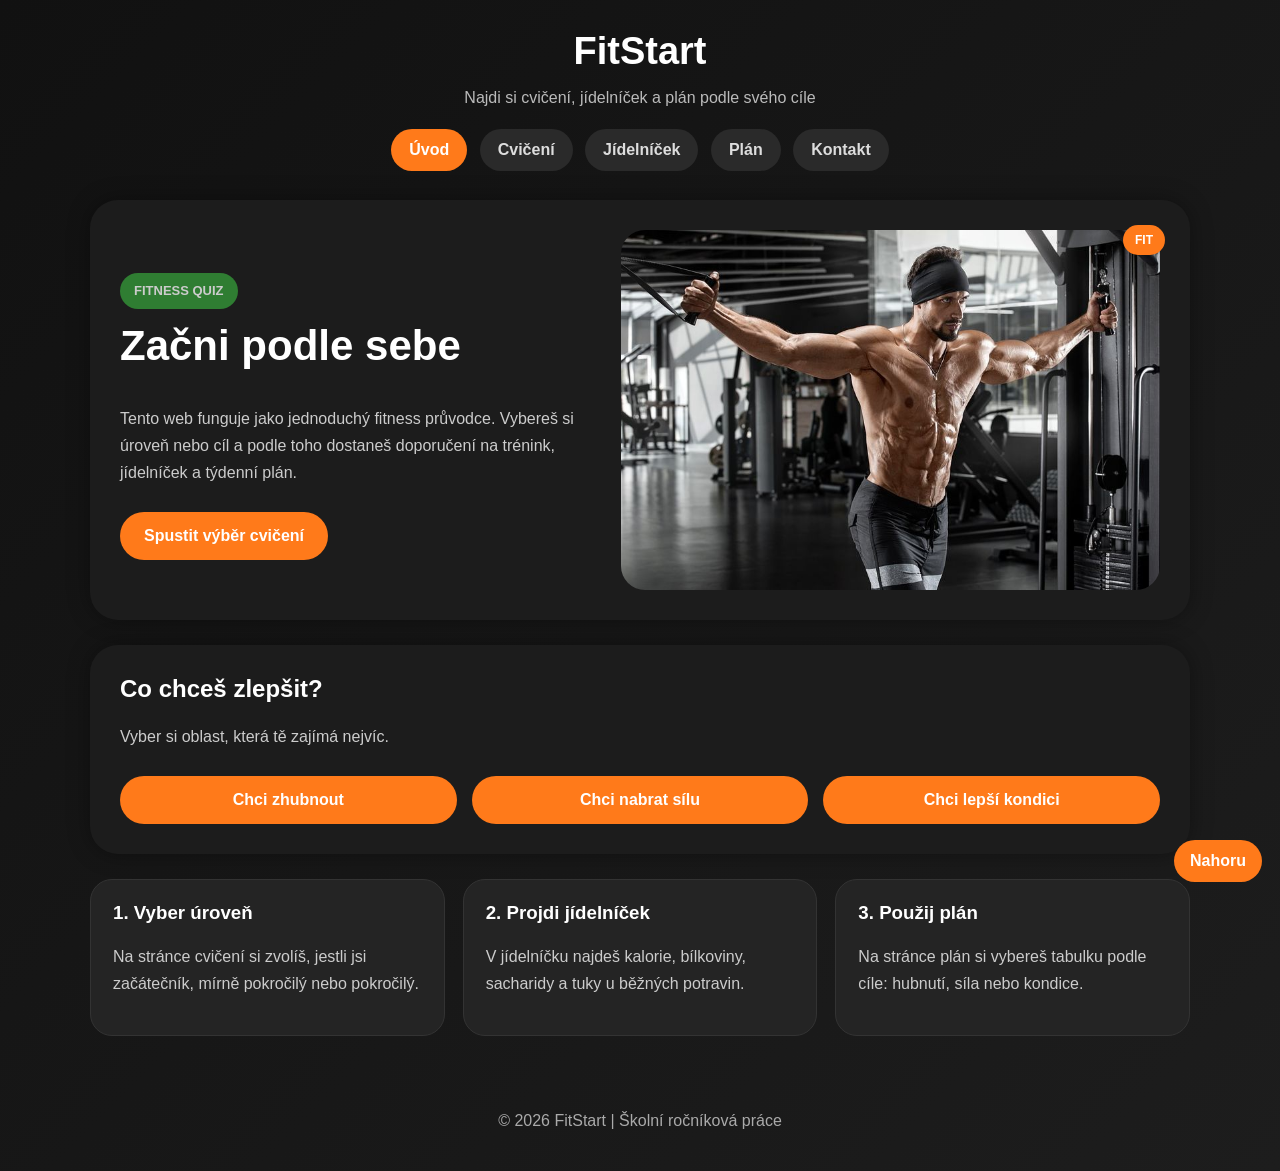
<file: index.html>
<!DOCTYPE html>
<html lang="cs">
<head>
    <meta charset="UTF-8">
    <meta name="description" content="FitStart - fitness průvodce pro začátečníky">
    <meta name="viewport" content="width=device-width, initial-scale=1.0">
    <title>FitStart | Úvod</title>
    <link rel="stylesheet" href="style.css">
</head>
<body id="nahoru">

<header>
    <h1>FitStart</h1>
    <p>Najdi si cvičení, jídelníček a plán podle svého cíle</p>
</header>

<nav>
    <a class="active" href="index.html">Úvod</a>
    <a href="cviceni.html">Cvičení</a>
    <a href="jidelnicek.html">Jídelníček</a>
    <a href="plan.html">Plán</a>
    <a href="kontakt.html">Kontakt</a>
</nav>

<main>
    <section class="page-hero">
        <div>
            <p class="label">fitness quiz</p>
            <h2>Začni podle sebe</h2>
            <p>
                Tento web funguje jako jednoduchý fitness průvodce. Vybereš si úroveň nebo cíl
                a podle toho dostaneš doporučení na trénink, jídelníček a týdenní plán.
            </p>
            <a class="button" href="cviceni.html">Spustit výběr cvičení</a>
        </div>
        <img src="img/rychle-vysledky-zaruceny-seznam-se-s-ab-treninkovym-splitem.jpeg" alt="Fitness trénink">
    </section>

    <section class="box">
        <h2>Co chceš zlepšit?</h2>
        <p>Vyber si oblast, která tě zajímá nejvíc.</p>

        <div class="choice-grid">
            <a href="plan.html#hubnuti">Chci zhubnout</a>
            <a href="plan.html#sila">Chci nabrat sílu</a>
            <a href="plan.html#kondice">Chci lepší kondici</a>
        </div>
    </section>

    <section class="cards">
        <article>
            <h3>1. Vyber úroveň</h3>
            <p>Na stránce cvičení si zvolíš, jestli jsi začátečník, mírně pokročilý nebo pokročilý.</p>
        </article>
        <article>
            <h3>2. Projdi jídelníček</h3>
            <p>V jídelníčku najdeš kalorie, bílkoviny, sacharidy a tuky u běžných potravin.</p>
        </article>
        <article>
            <h3>3. Použij plán</h3>
            <p>Na stránce plán si vybereš tabulku podle cíle: hubnutí, síla nebo kondice.</p>
        </article>
    </section>
</main>

<a class="top-button" href="#nahoru">Nahoru</a>

<footer>
    <p>&copy; 2026 FitStart | Školní ročníková práce</p>
</footer>

</body>
</html>
</file>
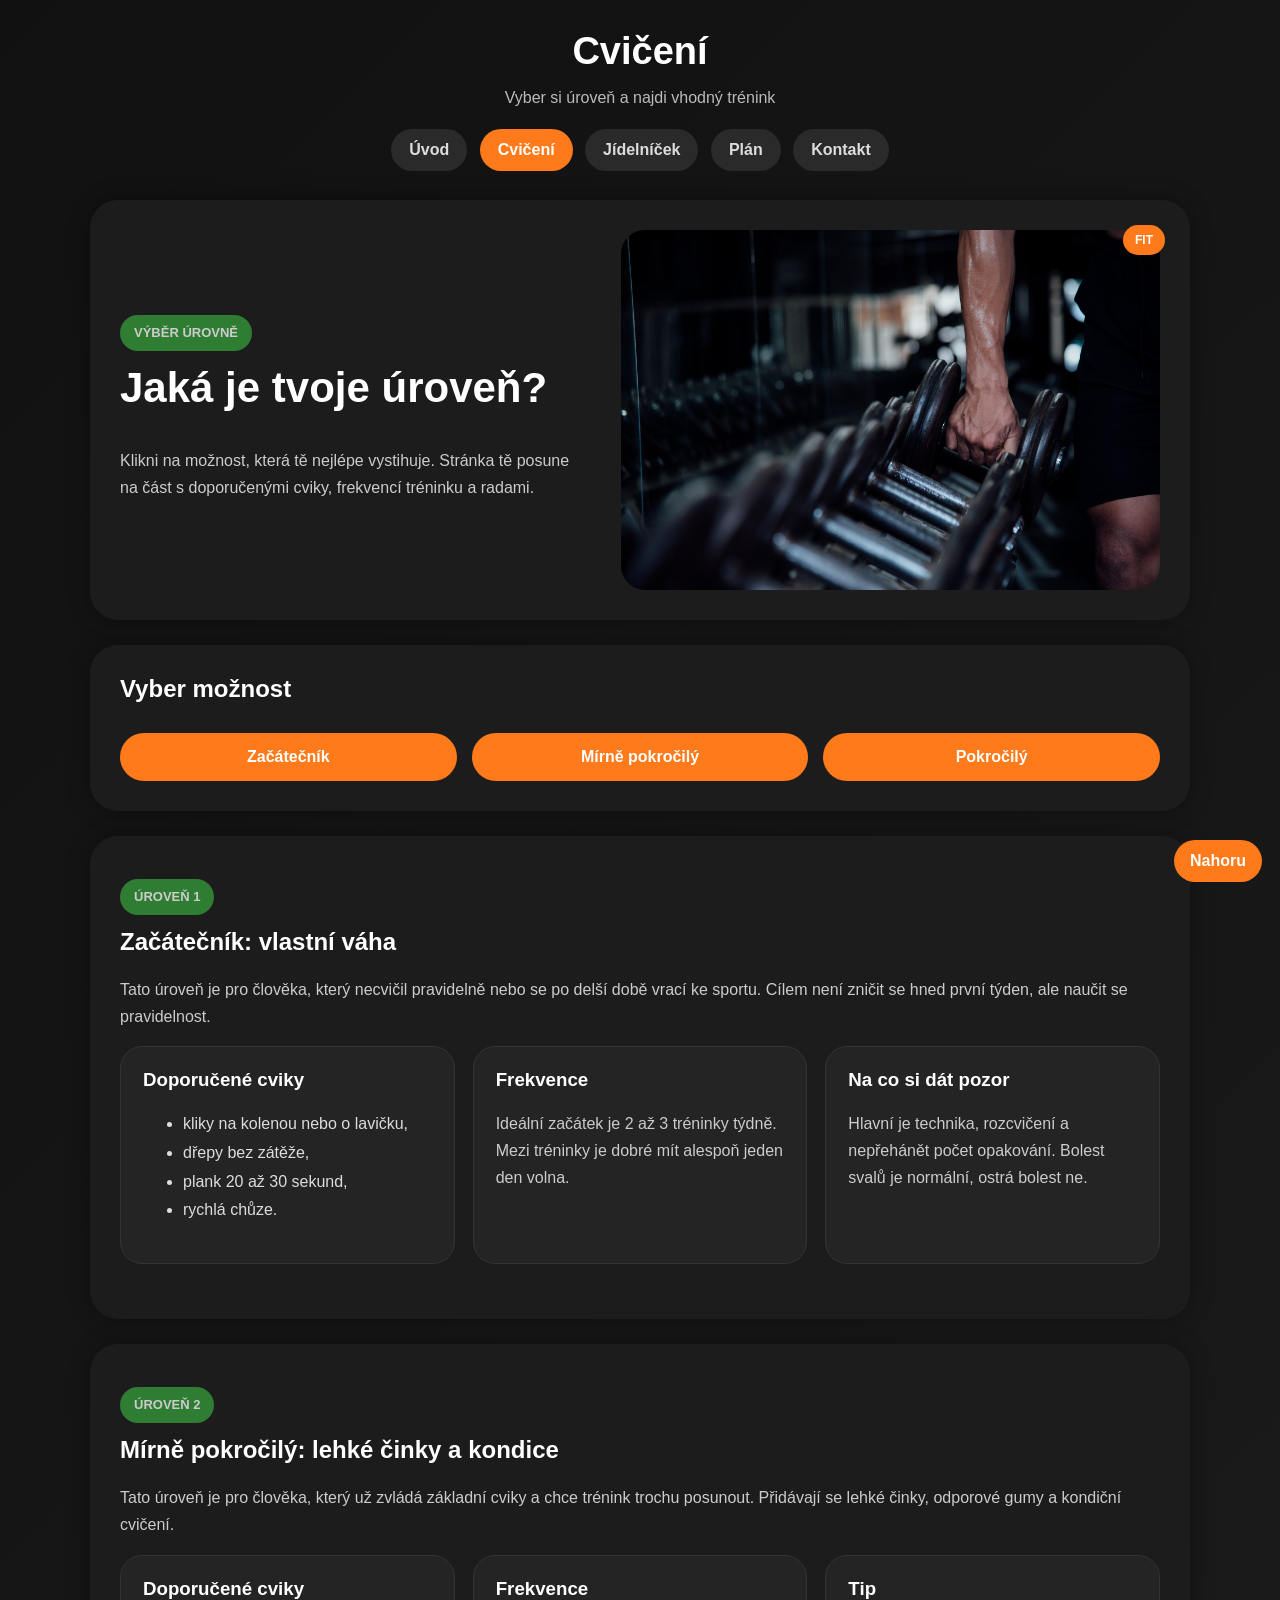
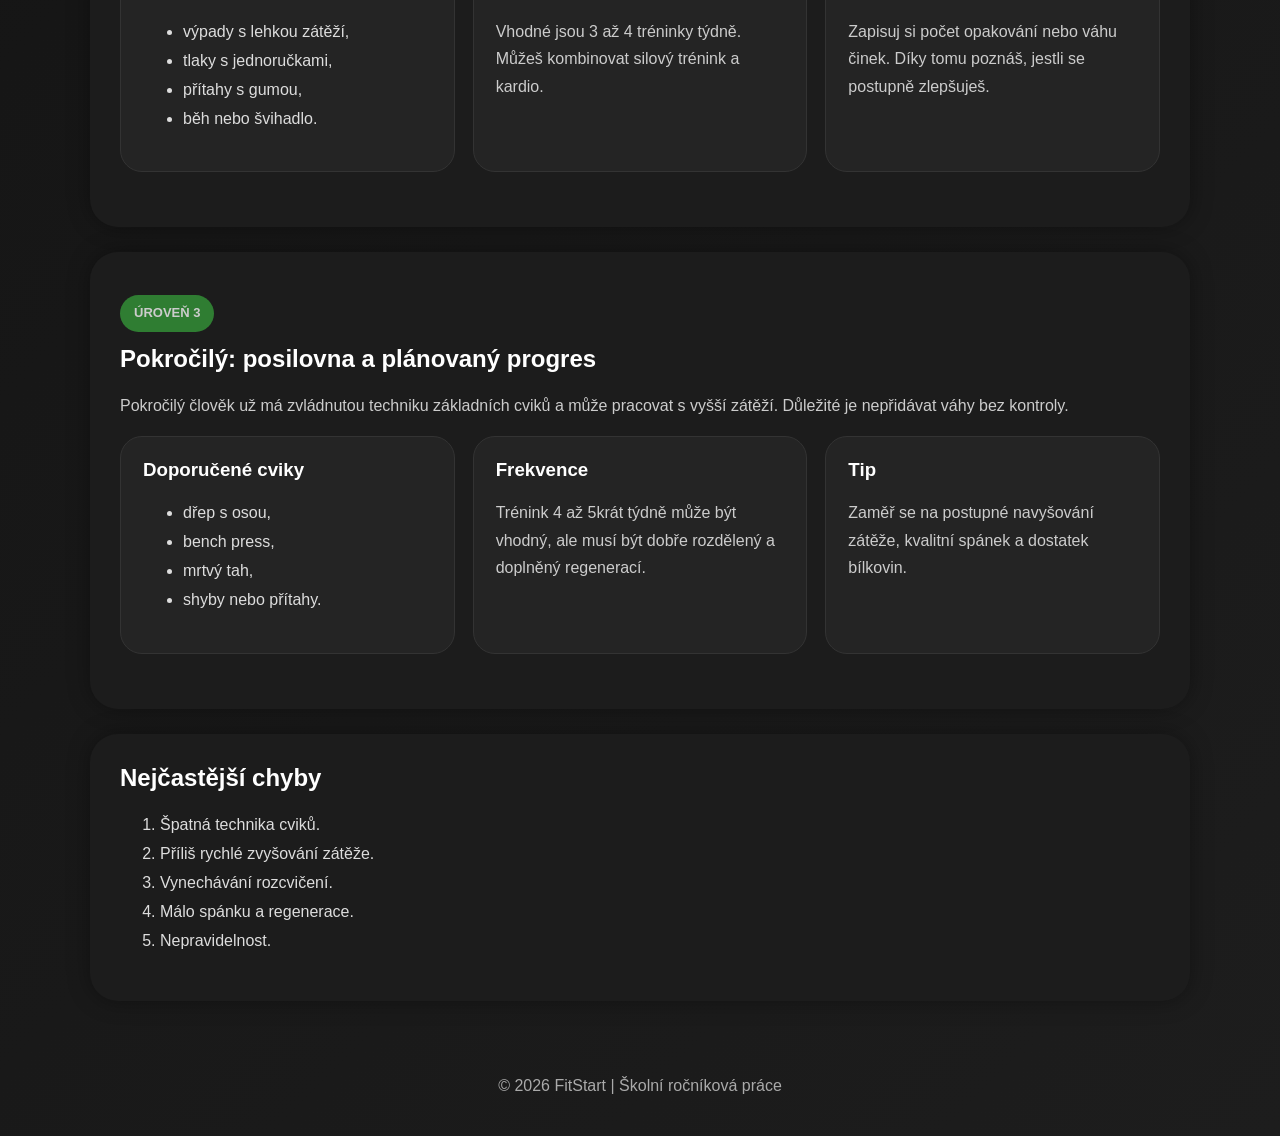
<file: cviceni.html>
<!DOCTYPE html>
<html lang="cs">
<head>
    <meta charset="UTF-8">
    <meta name="description" content="Výběr cvičení podle úrovně">
    <meta name="viewport" content="width=device-width, initial-scale=1.0">
    <title>FitStart | Cvičení</title>
    <link rel="stylesheet" href="style.css">
</head>
<body id="nahoru">

<header>
    <h1>Cvičení</h1>
    <p>Vyber si úroveň a najdi vhodný trénink</p>
</header>

<nav>
    <a href="index.html">Úvod</a>
    <a class="active" href="cviceni.html">Cvičení</a>
    <a href="jidelnicek.html">Jídelníček</a>
    <a href="plan.html">Plán</a>
    <a href="kontakt.html">Kontakt</a>
</nav>

<main>
    <section class="page-hero">
        <div>
            <p class="label">výběr úrovně</p>
            <h2>Jaká je tvoje úroveň?</h2>
            <p>
                Klikni na možnost, která tě nejlépe vystihuje. Stránka tě posune na část
                s doporučenými cviky, frekvencí tréninku a radami.
            </p>
        </div>
        <img src="img/2.jpg" alt="Cvičení v posilovně">
    </section>

    <section class="box">
        <h2>Vyber možnost</h2>

        <div class="choice-grid">
            <a href="#zacatecnik">Začátečník</a>
            <a href="#mirne">Mírně pokročilý</a>
            <a href="#pokrocily">Pokročilý</a>
        </div>
    </section>

    <section class="quiz-section" id="zacatecnik">
        <p class="label">úroveň 1</p>
        <h2>Začátečník: vlastní váha</h2>
        <p>
            Tato úroveň je pro člověka, který necvičil pravidelně nebo se po delší době vrací
            ke sportu. Cílem není zničit se hned první týden, ale naučit se pravidelnost.
        </p>

        <div class="cards">
            <article>
                <h3>Doporučené cviky</h3>
                <ul>
                    <li>kliky na kolenou nebo o lavičku,</li>
                    <li>dřepy bez zátěže,</li>
                    <li>plank 20 až 30 sekund,</li>
                    <li>rychlá chůze.</li>
                </ul>
            </article>

            <article>
                <h3>Frekvence</h3>
                <p>
                    Ideální začátek je 2 až 3 tréninky týdně. Mezi tréninky je dobré mít
                    alespoň jeden den volna.
                </p>
            </article>

            <article>
                <h3>Na co si dát pozor</h3>
                <p>
                    Hlavní je technika, rozcvičení a nepřehánět počet opakování.
                    Bolest svalů je normální, ostrá bolest ne.
                </p>
            </article>
        </div>
    </section>

    <section class="quiz-section" id="mirne">
        <p class="label">úroveň 2</p>
        <h2>Mírně pokročilý: lehké činky a kondice</h2>
        <p>
            Tato úroveň je pro člověka, který už zvládá základní cviky a chce trénink trochu
            posunout. Přidávají se lehké činky, odporové gumy a kondiční cvičení.
        </p>

        <div class="cards">
            <article>
                <h3>Doporučené cviky</h3>
                <ul>
                    <li>výpady s lehkou zátěží,</li>
                    <li>tlaky s jednoručkami,</li>
                    <li>přítahy s gumou,</li>
                    <li>běh nebo švihadlo.</li>
                </ul>
            </article>

            <article>
                <h3>Frekvence</h3>
                <p>
                    Vhodné jsou 3 až 4 tréninky týdně. Můžeš kombinovat silový trénink
                    a kardio.
                </p>
            </article>

            <article>
                <h3>Tip</h3>
                <p>
                    Zapisuj si počet opakování nebo váhu činek. Díky tomu poznáš,
                    jestli se postupně zlepšuješ.
                </p>
            </article>
        </div>
    </section>

    <section class="quiz-section" id="pokrocily">
        <p class="label">úroveň 3</p>
        <h2>Pokročilý: posilovna a plánovaný progres</h2>
        <p>
            Pokročilý člověk už má zvládnutou techniku základních cviků a může pracovat
            s vyšší zátěží. Důležité je nepřidávat váhy bez kontroly.
        </p>

        <div class="cards">
            <article>
                <h3>Doporučené cviky</h3>
                <ul>
                    <li>dřep s osou,</li>
                    <li>bench press,</li>
                    <li>mrtvý tah,</li>
                    <li>shyby nebo přítahy.</li>
                </ul>
            </article>

            <article>
                <h3>Frekvence</h3>
                <p>
                    Trénink 4 až 5krát týdně může být vhodný, ale musí být dobře rozdělený
                    a doplněný regenerací.
                </p>
            </article>

            <article>
                <h3>Tip</h3>
                <p>
                    Zaměř se na postupné navyšování zátěže, kvalitní spánek a dostatek bílkovin.
                </p>
            </article>
        </div>
    </section>

    <section class="box">
        <h2>Nejčastější chyby</h2>
        <ol>
            <li>Špatná technika cviků.</li>
            <li>Příliš rychlé zvyšování zátěže.</li>
            <li>Vynechávání rozcvičení.</li>
            <li>Málo spánku a regenerace.</li>
            <li>Nepravidelnost.</li>
        </ol>
    </section>
</main>

<a class="top-button" href="#nahoru">Nahoru</a>

<footer>
    <p>&copy; 2026 FitStart | Školní ročníková práce</p>
</footer>

</body>
</html>
</file>
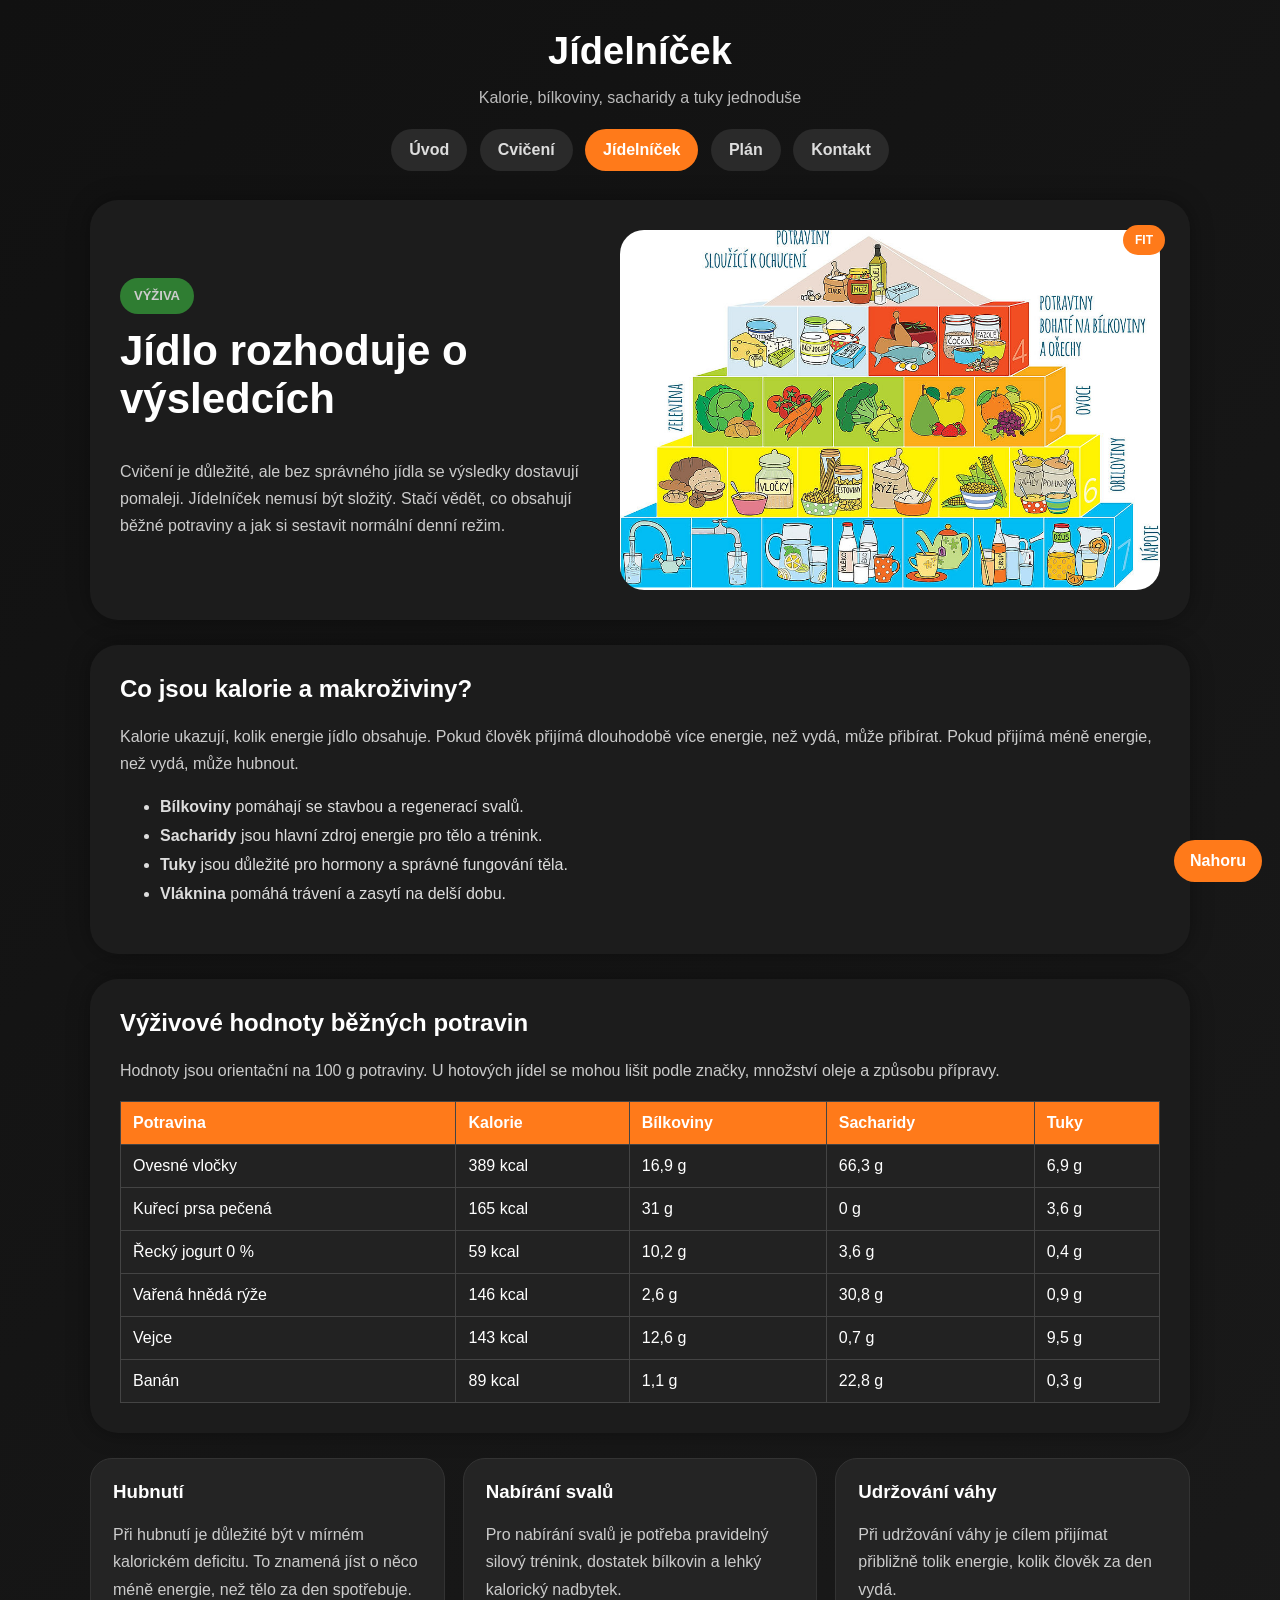
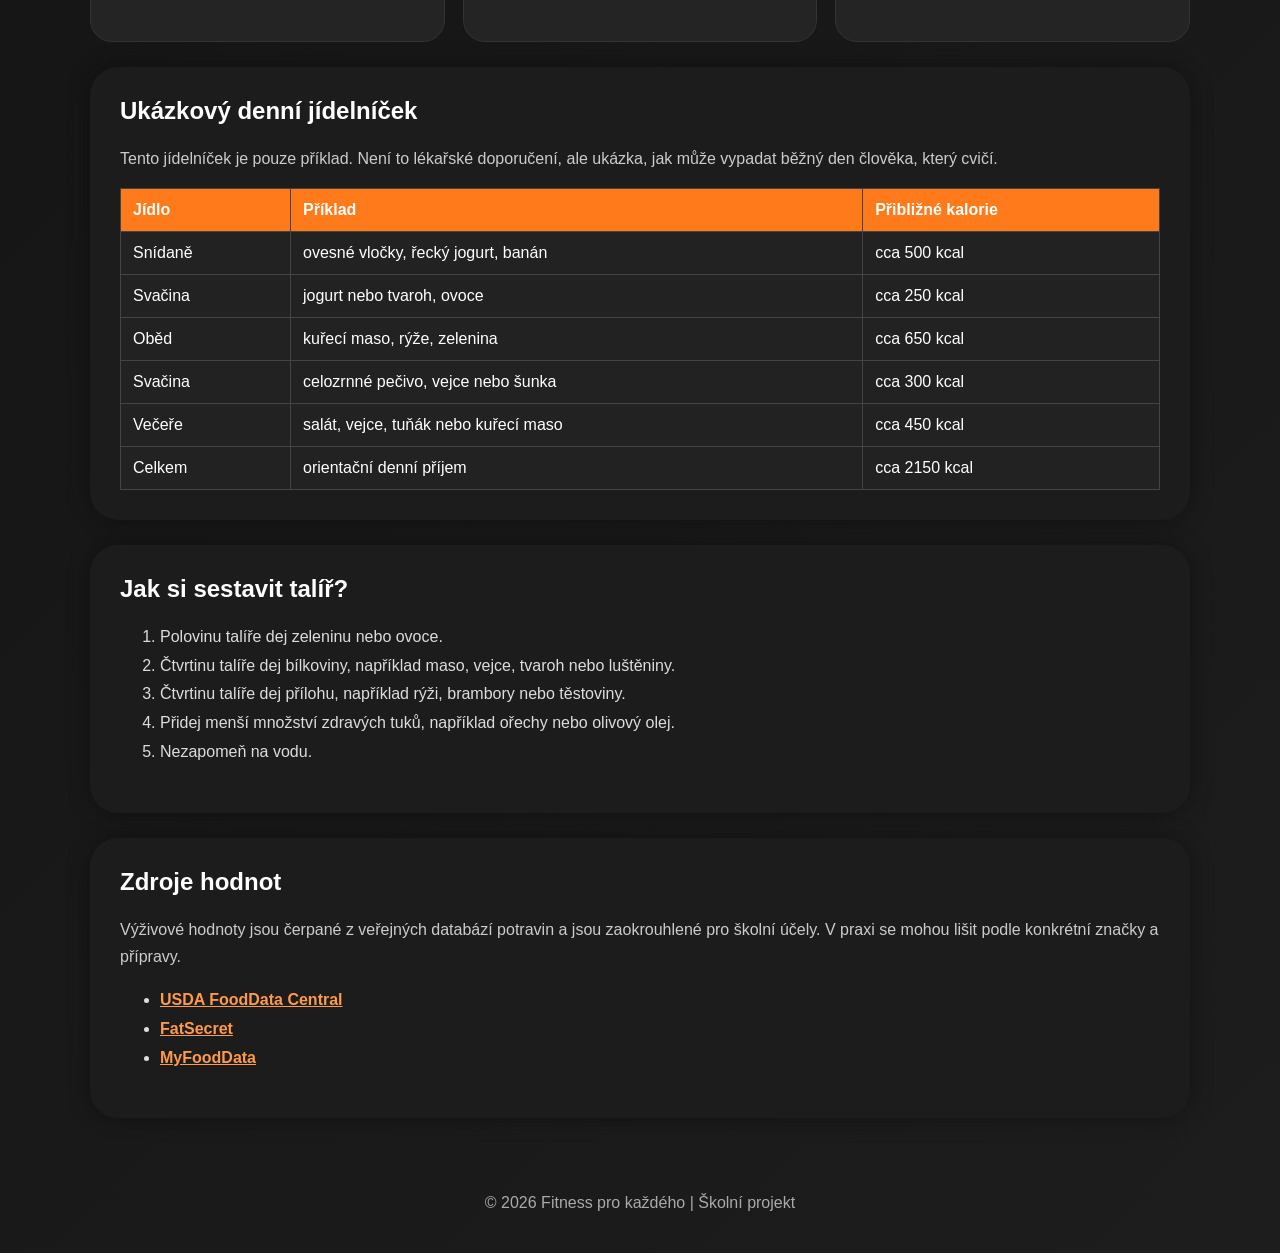
<file: jidelnicek.html>
<!DOCTYPE html>
<html lang="cs">
<head>
    <meta charset="UTF-8">
    <meta name="description" content="Jídelníček, kalorie a makroživiny pro fitness">
    <meta name="viewport" content="width=device-width, initial-scale=1.0">
    <title>Jídelníček | Fitness pro každého</title>
    <link rel="stylesheet" href="style.css">
</head>
<body id="nahoru">

<header>
    <h1>Jídelníček</h1>
    <p>Kalorie, bílkoviny, sacharidy a tuky jednoduše</p>
</header>

<nav>
    <a href="index.html">Úvod</a>
    <a href="cviceni.html">Cvičení</a>
    <a class="active" href="jidelnicek.html">Jídelníček</a>
    <a href="plan.html">Plán</a>
    <a href="kontakt.html">Kontakt</a>
</nav>

<main>
    <section class="page-hero">
        <div>
            <p class="label">výživa</p>
            <h2>Jídlo rozhoduje o výsledcích</h2>
            <p>
                Cvičení je důležité, ale bez správného jídla se výsledky dostavují pomaleji.
                Jídelníček nemusí být složitý. Stačí vědět, co obsahují běžné potraviny
                a jak si sestavit normální denní režim.
            </p>
        </div>
        <img src="img/3.jpg" alt="Zdravé jídlo na talíři">
    </section>

    <section class="box">
        <h2>Co jsou kalorie a makroživiny?</h2>
        <p>
            Kalorie ukazují, kolik energie jídlo obsahuje. Pokud člověk přijímá dlouhodobě
            více energie, než vydá, může přibírat. Pokud přijímá méně energie, než vydá,
            může hubnout.
        </p>

        <ul>
            <li><strong>Bílkoviny</strong> pomáhají se stavbou a regenerací svalů.</li>
            <li><strong>Sacharidy</strong> jsou hlavní zdroj energie pro tělo a trénink.</li>
            <li><strong>Tuky</strong> jsou důležité pro hormony a správné fungování těla.</li>
            <li><strong>Vláknina</strong> pomáhá trávení a zasytí na delší dobu.</li>
        </ul>
    </section>

    <section class="box">
        <h2>Výživové hodnoty běžných potravin</h2>
        <p>
            Hodnoty jsou orientační na 100 g potraviny. U hotových jídel se mohou lišit podle
            značky, množství oleje a způsobu přípravy.
        </p>

        <table>
            <tr>
                <th>Potravina</th>
                <th>Kalorie</th>
                <th>Bílkoviny</th>
                <th>Sacharidy</th>
                <th>Tuky</th>
            </tr>
            <tr>
                <td>Ovesné vločky</td>
                <td>389 kcal</td>
                <td>16,9 g</td>
                <td>66,3 g</td>
                <td>6,9 g</td>
            </tr>
            <tr>
                <td>Kuřecí prsa pečená</td>
                <td>165 kcal</td>
                <td>31 g</td>
                <td>0 g</td>
                <td>3,6 g</td>
            </tr>
            <tr>
                <td>Řecký jogurt 0 %</td>
                <td>59 kcal</td>
                <td>10,2 g</td>
                <td>3,6 g</td>
                <td>0,4 g</td>
            </tr>
            <tr>
                <td>Vařená hnědá rýže</td>
                <td>146 kcal</td>
                <td>2,6 g</td>
                <td>30,8 g</td>
                <td>0,9 g</td>
            </tr>
            <tr>
                <td>Vejce</td>
                <td>143 kcal</td>
                <td>12,6 g</td>
                <td>0,7 g</td>
                <td>9,5 g</td>
            </tr>
            <tr>
                <td>Banán</td>
                <td>89 kcal</td>
                <td>1,1 g</td>
                <td>22,8 g</td>
                <td>0,3 g</td>
            </tr>
        </table>
    </section>

    <section class="cards">
        <article>
            <h3>Hubnutí</h3>
            <p>
                Při hubnutí je důležité být v mírném kalorickém deficitu.
                To znamená jíst o něco méně energie, než tělo za den spotřebuje.
            </p>
        </article>

        <article>
            <h3>Nabírání svalů</h3>
            <p>
                Pro nabírání svalů je potřeba pravidelný silový trénink,
                dostatek bílkovin a lehký kalorický nadbytek.
            </p>
        </article>

        <article>
            <h3>Udržování váhy</h3>
            <p>
                Při udržování váhy je cílem přijímat přibližně tolik energie,
                kolik člověk za den vydá.
            </p>
        </article>
    </section>

    <section class="box">
        <h2>Ukázkový denní jídelníček</h2>
        <p>
            Tento jídelníček je pouze příklad. Není to lékařské doporučení, ale ukázka,
            jak může vypadat běžný den člověka, který cvičí.
        </p>

        <table>
            <tr>
                <th>Jídlo</th>
                <th>Příklad</th>
                <th>Přibližné kalorie</th>
            </tr>
            <tr>
                <td>Snídaně</td>
                <td>ovesné vločky, řecký jogurt, banán</td>
                <td>cca 500 kcal</td>
            </tr>
            <tr>
                <td>Svačina</td>
                <td>jogurt nebo tvaroh, ovoce</td>
                <td>cca 250 kcal</td>
            </tr>
            <tr>
                <td>Oběd</td>
                <td>kuřecí maso, rýže, zelenina</td>
                <td>cca 650 kcal</td>
            </tr>
            <tr>
                <td>Svačina</td>
                <td>celozrnné pečivo, vejce nebo šunka</td>
                <td>cca 300 kcal</td>
            </tr>
            <tr>
                <td>Večeře</td>
                <td>salát, vejce, tuňák nebo kuřecí maso</td>
                <td>cca 450 kcal</td>
            </tr>
            <tr>
                <td>Celkem</td>
                <td>orientační denní příjem</td>
                <td>cca 2150 kcal</td>
            </tr>
        </table>
    </section>

    <section class="box">
        <h2>Jak si sestavit talíř?</h2>
        <ol>
            <li>Polovinu talíře dej zeleninu nebo ovoce.</li>
            <li>Čtvrtinu talíře dej bílkoviny, například maso, vejce, tvaroh nebo luštěniny.</li>
            <li>Čtvrtinu talíře dej přílohu, například rýži, brambory nebo těstoviny.</li>
            <li>Přidej menší množství zdravých tuků, například ořechy nebo olivový olej.</li>
            <li>Nezapomeň na vodu.</li>
        </ol>
    </section>

    <section class="box">
        <h2>Zdroje hodnot</h2>
        <p>
            Výživové hodnoty jsou čerpané z veřejných databází potravin a jsou zaokrouhlené
            pro školní účely. V praxi se mohou lišit podle konkrétní značky a přípravy.
        </p>
        <ul>
            <li><a href="https://fdc.nal.usda.gov/" target="_blank">USDA FoodData Central</a></li>
            <li><a href="https://www.fatsecret.com/" target="_blank">FatSecret</a></li>
            <li><a href="https://tools.myfooddata.com/" target="_blank">MyFoodData</a></li>
        </ul>
    </section>
</main>

<a class="top-button" href="#nahoru">Nahoru</a>

<footer>
    <p>&copy; 2026 Fitness pro každého | Školní projekt</p>
</footer>

</body>
</html>
</file>
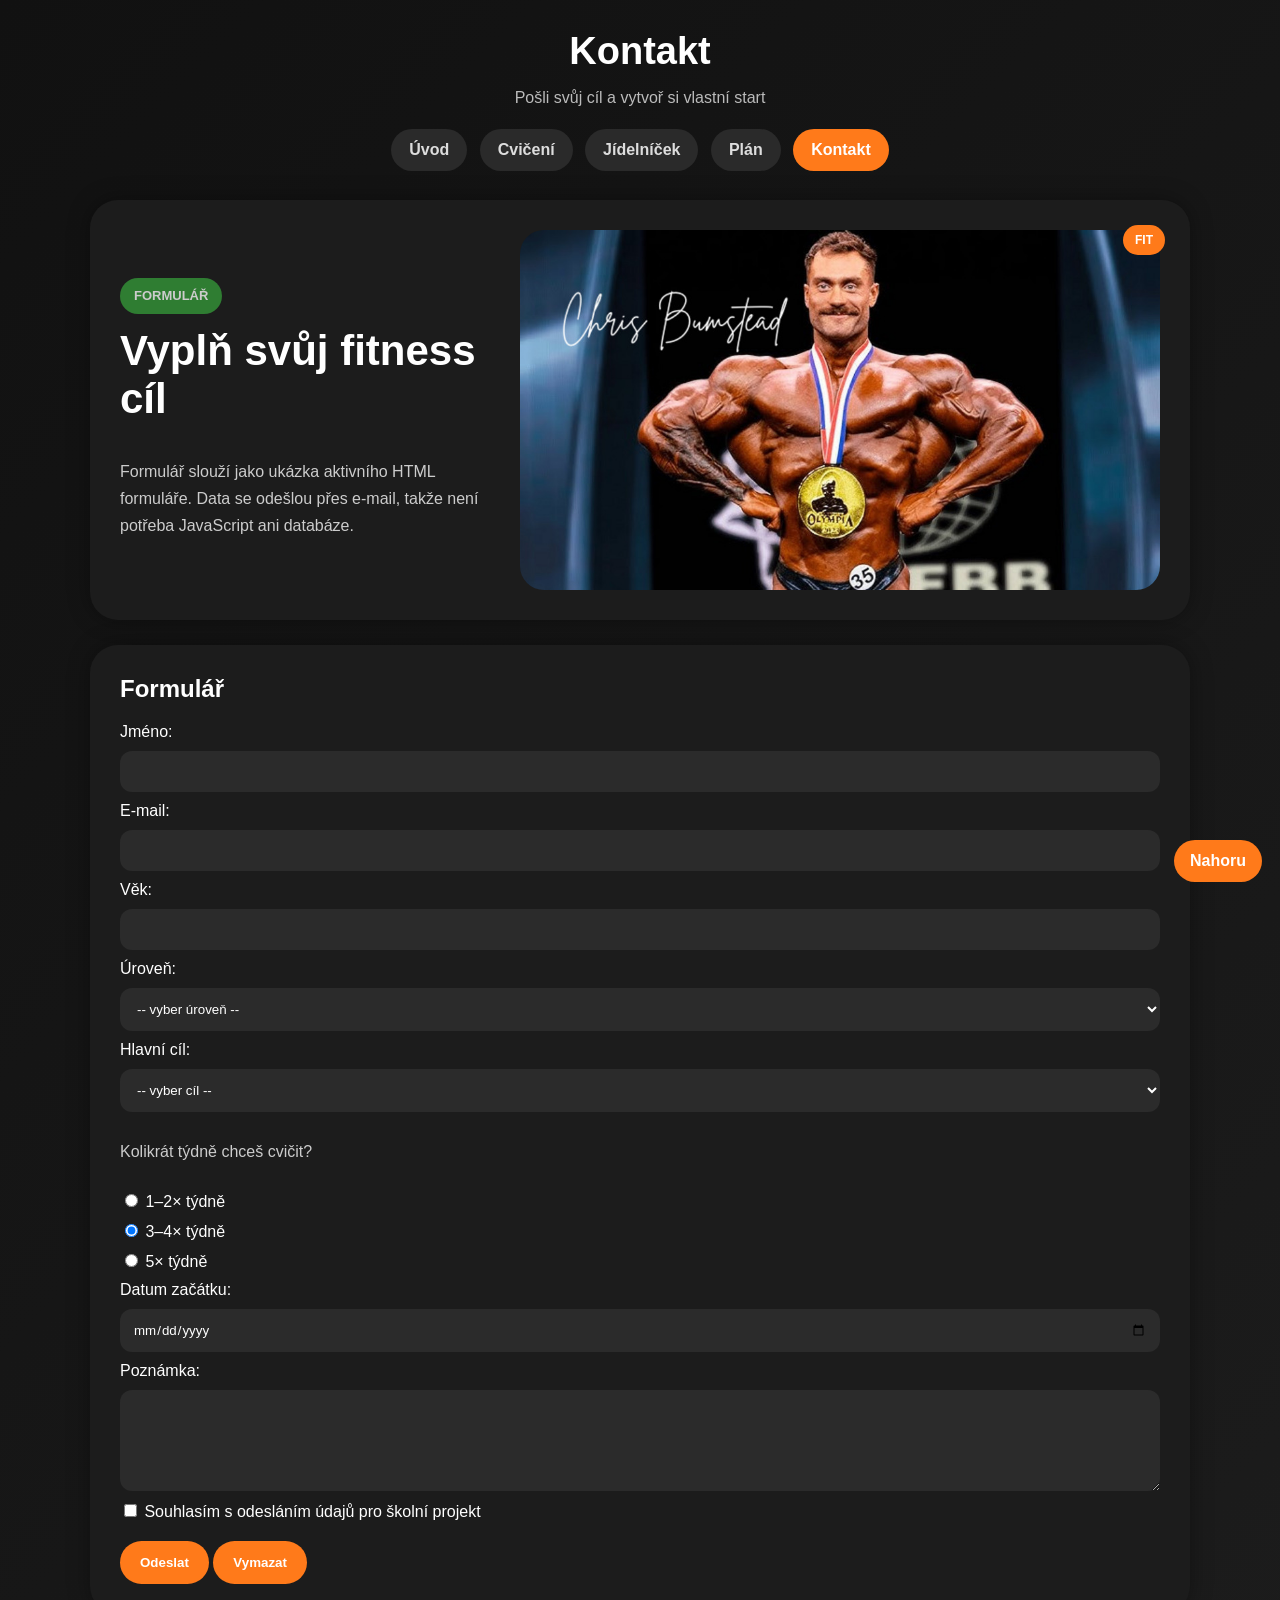
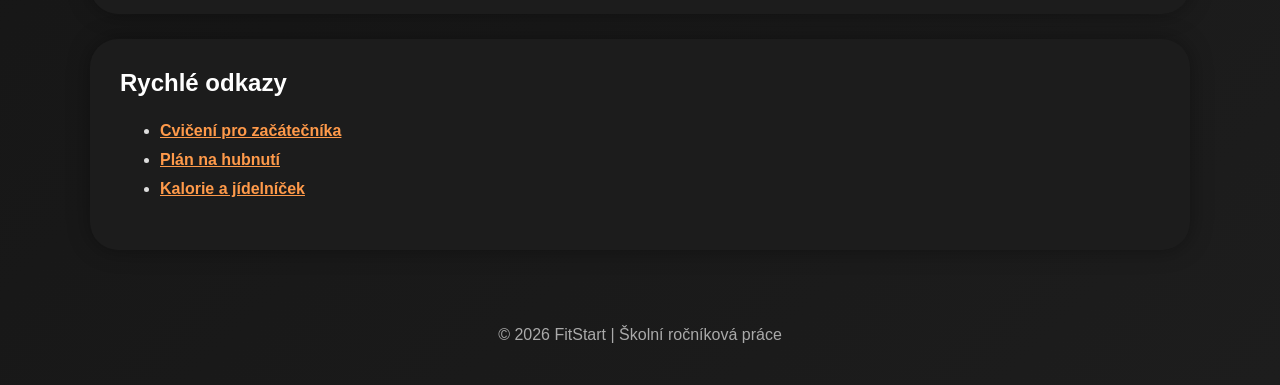
<file: kontakt.html>
<!DOCTYPE html>
<html lang="cs">
<head>
    <meta charset="UTF-8">
    <meta name="description" content="Formulář pro vlastní fitness plán">
    <meta name="viewport" content="width=device-width, initial-scale=1.0">
    <title>FitStart | Kontakt</title>
    <link rel="stylesheet" href="style.css">
</head>
<body id="nahoru">

<header>
    <h1>Kontakt</h1>
    <p>Pošli svůj cíl a vytvoř si vlastní start</p>
</header>

<nav>
    <a href="index.html">Úvod</a>
    <a href="cviceni.html">Cvičení</a>
    <a href="jidelnicek.html">Jídelníček</a>
    <a href="plan.html">Plán</a>
    <a class="active" href="kontakt.html">Kontakt</a>
</nav>

<main>
    <section class="page-hero">
        <div>
            <p class="label">formulář</p>
            <h2>Vyplň svůj fitness cíl</h2>
            <p>
                Formulář slouží jako ukázka aktivního HTML formuláře. Data se odešlou přes e-mail,
                takže není potřeba JavaScript ani databáze.
            </p>
        </div>
        <img src="img/6.jpg" alt="Zapisování fitness cíle">
    </section>

    <section class="box">
        <h2>Formulář</h2>

            <form action="https://formspree.io/f/xaqzaaeq" method="POST">
            <label for="jmeno">Jméno:</label>
            <input type="text" id="jmeno" name="jmeno" required>

            <label for="email">E-mail:</label>
            <input type="email" id="email" name="email" required>

            <label for="vek">Věk:</label>
            <input type="number" id="vek" name="vek" min="10" max="100">

            <label for="uroven">Úroveň:</label>
            <select id="uroven" name="uroven" required>
                <option value="">-- vyber úroveň --</option>
                <option value="zacatecnik">Začátečník</option>
                <option value="mirne-pokrocily">Mírně pokročilý</option>
                <option value="pokrocily">Pokročilý</option>
            </select>

            <label for="cil">Hlavní cíl:</label>
            <select id="cil" name="cil" required>
                <option value="">-- vyber cíl --</option>
                <option value="hubnuti">Hubnutí</option>
                <option value="sila">Síla</option>
                <option value="kondice">Kondice</option>
            </select>

            <p>Kolikrát týdně chceš cvičit?</p>

            <label>
                <input type="radio" name="frekvence" value="1-2x"> 1–2× týdně
            </label>

            <label>
                <input type="radio" name="frekvence" value="3-4x" checked> 3–4× týdně
            </label>

            <label>
                <input type="radio" name="frekvence" value="5x"> 5× týdně
            </label>

            <label for="datum">Datum začátku:</label>
            <input type="date" id="datum" name="datum">

            <label for="zprava">Poznámka:</label>
            <textarea id="zprava" name="zprava" rows="5" required></textarea>

            <label>
                <input type="checkbox" name="souhlas" required>
                Souhlasím s odesláním údajů pro školní projekt
            </label>

            <div class="buttons">
                <button type="submit">Odeslat</button>
                <button type="reset">Vymazat</button>
            </div>
        </form>
    </section>

    <section class="box">
        <h2>Rychlé odkazy</h2>
        <ul>
            <li><a href="cviceni.html#zacatecnik">Cvičení pro začátečníka</a></li>
            <li><a href="plan.html#hubnuti">Plán na hubnutí</a></li>
            <li><a href="jidelnicek.html">Kalorie a jídelníček</a></li>
        </ul>
    </section>
</main>

<a class="top-button" href="#nahoru">Nahoru</a>

<footer>
    <p>&copy; 2026 FitStart | Školní ročníková práce</p>
</footer>

</body>
</html>
</file>
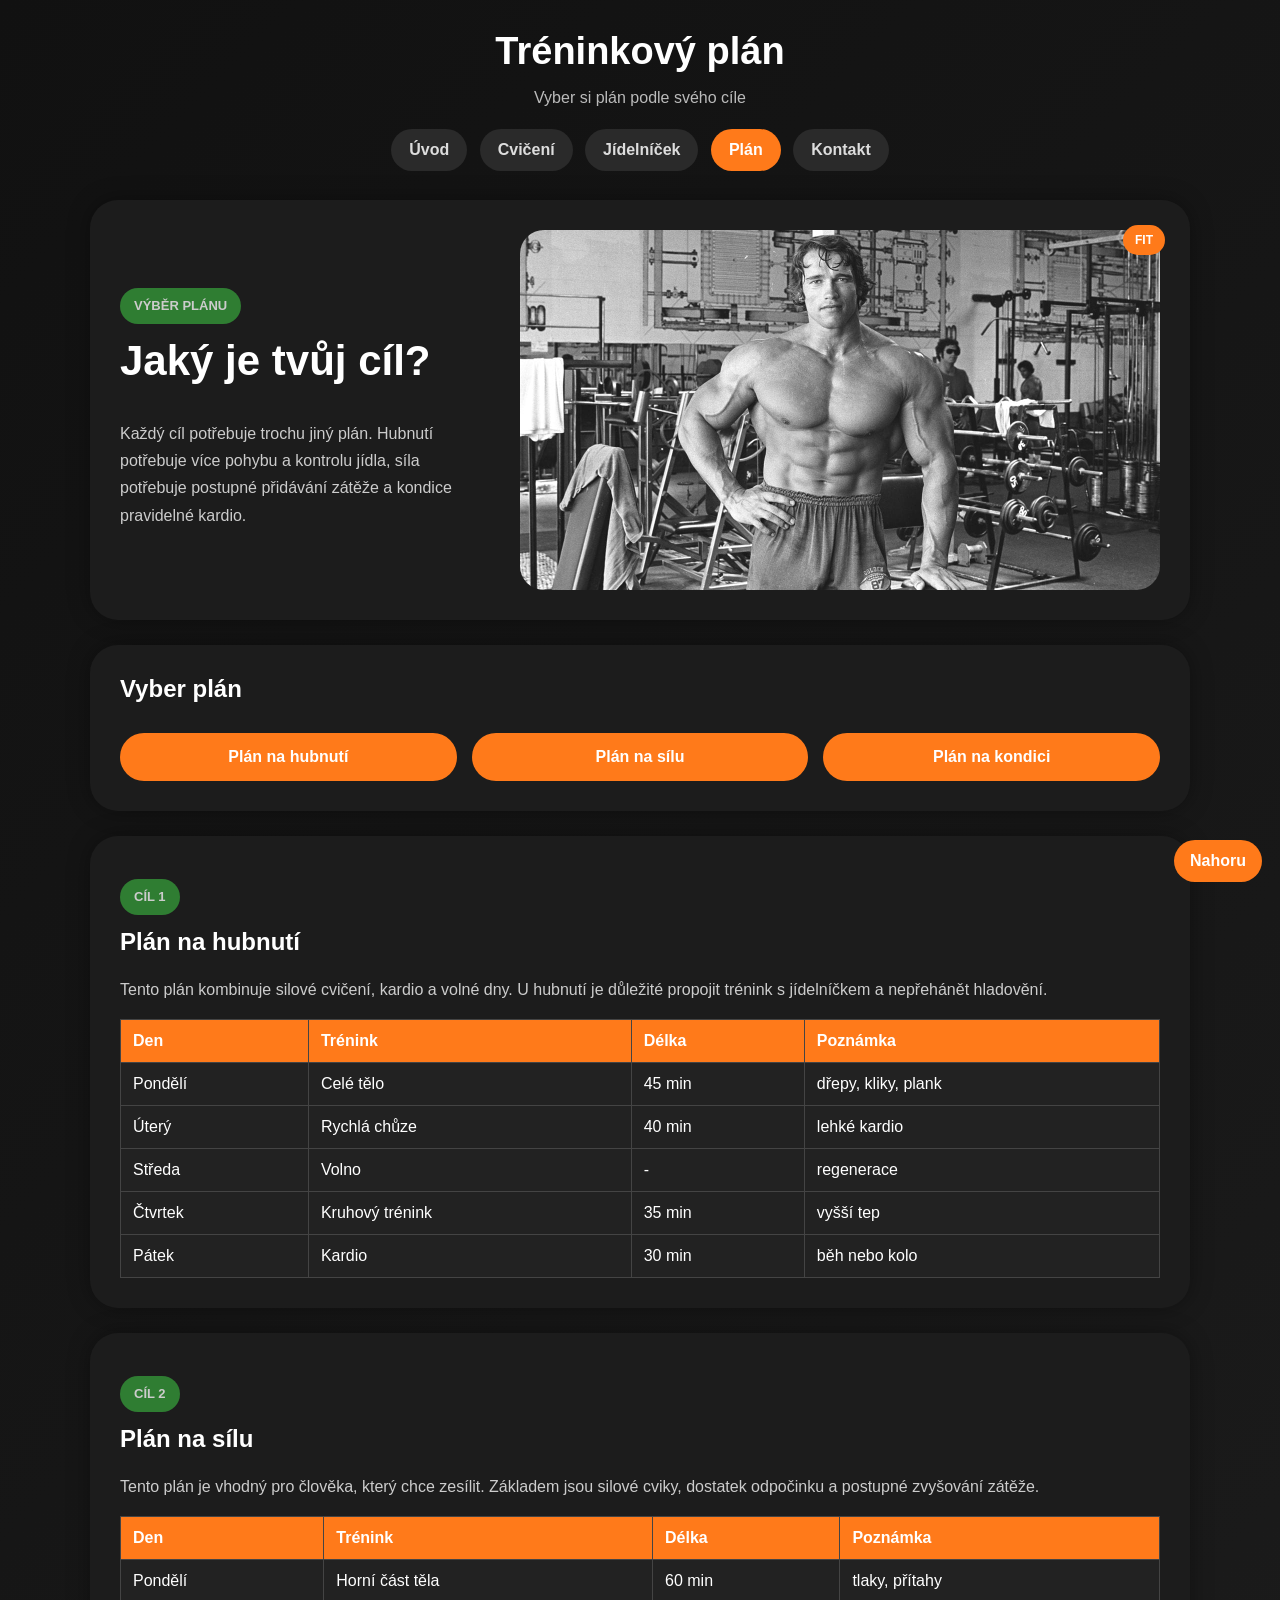
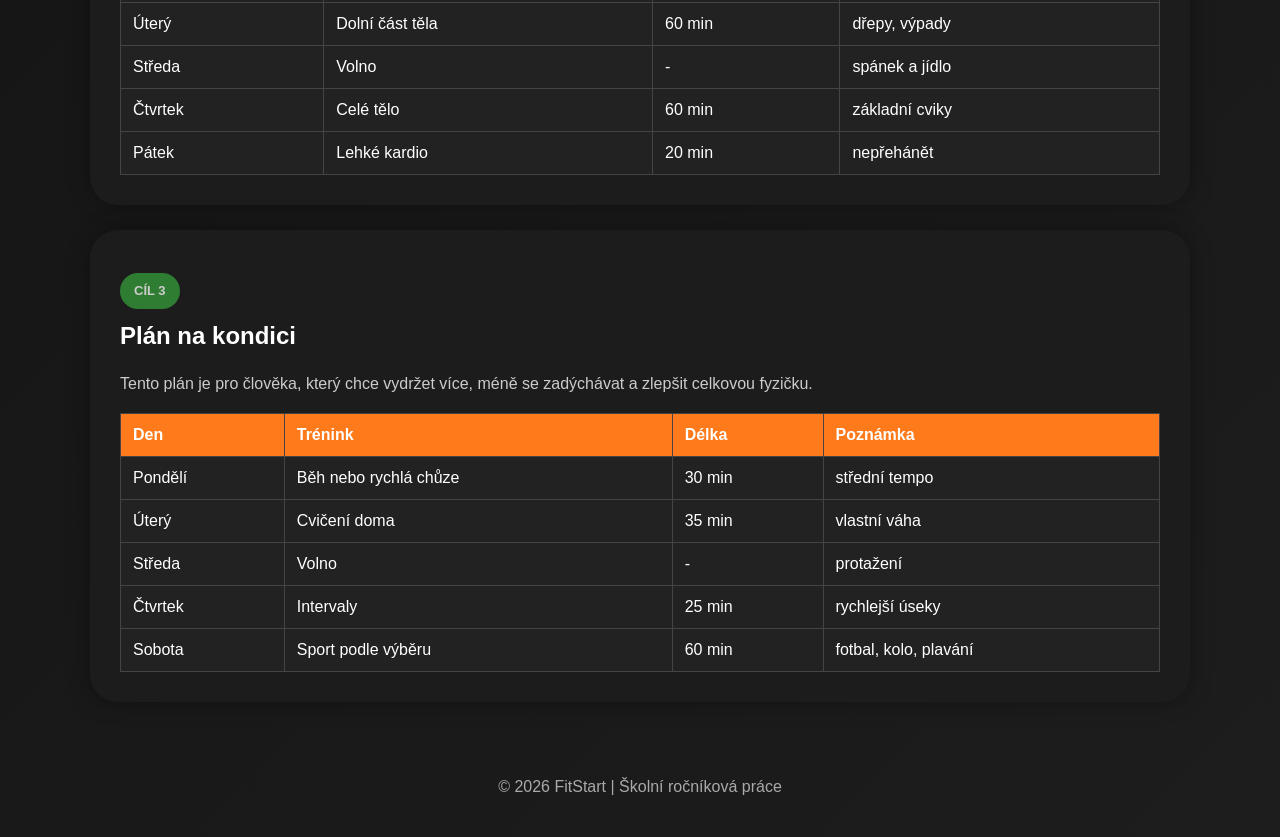
<file: plan.html>
<!DOCTYPE html>
<html lang="cs">
<head>
    <meta charset="UTF-8">
    <meta name="description" content="Fitness plán podle cíle">
    <meta name="viewport" content="width=device-width, initial-scale=1.0">
    <title>FitStart | Plán</title>
    <link rel="stylesheet" href="style.css">
</head>
<body id="nahoru">

<header>
    <h1>Tréninkový plán</h1>
    <p>Vyber si plán podle svého cíle</p>
</header>

<nav>
    <a href="index.html">Úvod</a>
    <a href="cviceni.html">Cvičení</a>
    <a href="jidelnicek.html">Jídelníček</a>
    <a class="active" href="plan.html">Plán</a>
    <a href="kontakt.html">Kontakt</a>
</nav>

<main>
    <section class="page-hero">
        <div>
            <p class="label">výběr plánu</p>
            <h2>Jaký je tvůj cíl?</h2>
            <p>
                Každý cíl potřebuje trochu jiný plán. Hubnutí potřebuje více pohybu a kontrolu jídla,
                síla potřebuje postupné přidávání zátěže a kondice pravidelné kardio.
            </p>
        </div>
        <img src="img/5.jpg" alt="Plánování tréninku">
    </section>

    <section class="box">
        <h2>Vyber plán</h2>

        <div class="choice-grid">
            <a href="#hubnuti">Plán na hubnutí</a>
            <a href="#sila">Plán na sílu</a>
            <a href="#kondice">Plán na kondici</a>
        </div>
    </section>

    <section class="quiz-section" id="hubnuti">
        <p class="label">cíl 1</p>
        <h2>Plán na hubnutí</h2>
        <p>
            Tento plán kombinuje silové cvičení, kardio a volné dny. U hubnutí je důležité
            propojit trénink s jídelníčkem a nepřehánět hladovění.
        </p>

        <table>
            <tr>
                <th>Den</th>
                <th>Trénink</th>
                <th>Délka</th>
                <th>Poznámka</th>
            </tr>
            <tr>
                <td>Pondělí</td>
                <td>Celé tělo</td>
                <td>45 min</td>
                <td>dřepy, kliky, plank</td>
            </tr>
            <tr>
                <td>Úterý</td>
                <td>Rychlá chůze</td>
                <td>40 min</td>
                <td>lehké kardio</td>
            </tr>
            <tr>
                <td>Středa</td>
                <td>Volno</td>
                <td>-</td>
                <td>regenerace</td>
            </tr>
            <tr>
                <td>Čtvrtek</td>
                <td>Kruhový trénink</td>
                <td>35 min</td>
                <td>vyšší tep</td>
            </tr>
            <tr>
                <td>Pátek</td>
                <td>Kardio</td>
                <td>30 min</td>
                <td>běh nebo kolo</td>
            </tr>
        </table>
    </section>

    <section class="quiz-section" id="sila">
        <p class="label">cíl 2</p>
        <h2>Plán na sílu</h2>
        <p>
            Tento plán je vhodný pro člověka, který chce zesílit. Základem jsou silové cviky,
            dostatek odpočinku a postupné zvyšování zátěže.
        </p>

        <table>
            <tr>
                <th>Den</th>
                <th>Trénink</th>
                <th>Délka</th>
                <th>Poznámka</th>
            </tr>
            <tr>
                <td>Pondělí</td>
                <td>Horní část těla</td>
                <td>60 min</td>
                <td>tlaky, přítahy</td>
            </tr>
            <tr>
                <td>Úterý</td>
                <td>Dolní část těla</td>
                <td>60 min</td>
                <td>dřepy, výpady</td>
            </tr>
            <tr>
                <td>Středa</td>
                <td>Volno</td>
                <td>-</td>
                <td>spánek a jídlo</td>
            </tr>
            <tr>
                <td>Čtvrtek</td>
                <td>Celé tělo</td>
                <td>60 min</td>
                <td>základní cviky</td>
            </tr>
            <tr>
                <td>Pátek</td>
                <td>Lehké kardio</td>
                <td>20 min</td>
                <td>nepřehánět</td>
            </tr>
        </table>
    </section>

    <section class="quiz-section" id="kondice">
        <p class="label">cíl 3</p>
        <h2>Plán na kondici</h2>
        <p>
            Tento plán je pro člověka, který chce vydržet více, méně se zadýchávat
            a zlepšit celkovou fyzičku.
        </p>

        <table>
            <tr>
                <th>Den</th>
                <th>Trénink</th>
                <th>Délka</th>
                <th>Poznámka</th>
            </tr>
            <tr>
                <td>Pondělí</td>
                <td>Běh nebo rychlá chůze</td>
                <td>30 min</td>
                <td>střední tempo</td>
            </tr>
            <tr>
                <td>Úterý</td>
                <td>Cvičení doma</td>
                <td>35 min</td>
                <td>vlastní váha</td>
            </tr>
            <tr>
                <td>Středa</td>
                <td>Volno</td>
                <td>-</td>
                <td>protažení</td>
            </tr>
            <tr>
                <td>Čtvrtek</td>
                <td>Intervaly</td>
                <td>25 min</td>
                <td>rychlejší úseky</td>
            </tr>
            <tr>
                <td>Sobota</td>
                <td>Sport podle výběru</td>
                <td>60 min</td>
                <td>fotbal, kolo, plavání</td>
            </tr>
        </table>
    </section>
</main>

<a class="top-button" href="#nahoru">Nahoru</a>

<footer>
    <p>&copy; 2026 FitStart | Školní ročníková práce</p>
</footer>

</body>
</html>
</file>
<file: style.css>
* {
    box-sizing: border-box;
}

body {
    margin: 0;
    font-family: Arial, sans-serif;
    background: linear-gradient(135deg, #111111, #1d1d1d);
    color: white;
}

header {
    text-align: center;
    padding: 30px 15px 18px;
}

header h1 {
    margin: 0;
    font-size: 38px;
}

header p {
    color: #bbbbbb;
    margin-bottom: 0;
}

nav {
    text-align: center;
    margin-bottom: 25px;
}

nav a {
    display: inline-block;
    color: #dddddd;
    text-decoration: none;
    padding: 12px 18px;
    margin: 4px;
    border-radius: 25px;
    background-color: #2a2a2a;
    font-weight: bold;
}

nav a:hover {
    background-color: #ff7a1a;
    color: white;
}

nav a.active {
    background-color: #ff7a1a;
    color: white;
}

main {
    width: 90%;
    max-width: 1100px;
    margin: 0 auto 35px;
}

.page-hero,
.box,
.quiz-section {
    background-color: #1c1c1c;
    border-radius: 28px;
    padding: 30px;
    margin-bottom: 25px;
    box-shadow: 0 0 22px rgba(0,0,0,0.35);
}

.page-hero {
    display: flex;
    align-items: center;
    gap: 30px;
    position: relative;
}

.page-hero div {
    flex: 1;
}

.page-hero img {
    flex: 1;
    width: 100%;
    max-height: 360px;
    object-fit: cover;
    border-radius: 24px;
}

.page-hero h2,
.quiz-section h2,
.box h2 {
    margin-top: 0;
    color: white;
}

.page-hero h2 {
    font-size: 42px;
}

.page-hero p,
.box p,
.quiz-section p,
.cards p,
.stats p {
    color: #cccccc;
    line-height: 1.7;
}

.label {
    display: inline-block;
    background-color: #2f7d32;
    color: white;
    padding: 7px 14px;
    border-radius: 20px;
    font-size: 13px;
    text-transform: uppercase;
    font-weight: bold;
}

.button,
.choice-grid a {
    display: inline-block;
    background-color: #ff7a1a;
    color: white;
    text-decoration: none;
    padding: 15px 24px;
    border-radius: 30px;
    margin-top: 10px;
    font-weight: bold;
}

.button:hover,
.choice-grid a:hover {
    background-color: #e86600;
}

.choice-grid {
    display: flex;
    gap: 15px;
    flex-wrap: wrap;
}

.choice-grid a {
    flex: 1;
    text-align: center;
    min-width: 180px;
}

.cards,
.stats {
    display: flex;
    gap: 18px;
    margin-bottom: 25px;
}

.cards article,
.stats article {
    flex: 1;
    background-color: #242424;
    border-radius: 22px;
    padding: 22px;
    border: 1px solid #333333;
}

.cards article:hover,
.stats article:hover {
    background-color: #2d2d2d;
}

.cards h3 {
    margin-top: 0;
}

.stats strong {
    display: block;
    font-size: 36px;
    color: #ff7a1a;
}

ul, ol {
    color: #dddddd;
    line-height: 1.8;
}

a {
    color: #ff9a4a;
    font-weight: bold;
}

table {
    width: 100%;
    border-collapse: collapse;
    background-color: #222222;
    color: white;
    margin-top: 15px;
}

th, td {
    border: 1px solid #444444;
    padding: 12px;
    text-align: left;
}

th {
    background-color: #ff7a1a;
}

form {
    display: flex;
    flex-direction: column;
    gap: 10px;
}

input, select, textarea {
    padding: 13px;
    border: none;
    border-radius: 12px;
    background-color: #2b2b2b;
    color: white;
    font-family: Arial, sans-serif;
}

button {
    background-color: #ff7a1a;
    color: white;
    border: none;
    padding: 14px 20px;
    border-radius: 25px;
    cursor: pointer;
    font-weight: bold;
}

button:hover {
    background-color: #e86600;
}

.buttons {
    margin-top: 10px;
}

.top-button {
    position: fixed;
    right: 18px;
    bottom: 18px;
    background-color: #ff7a1a;
    color: white;
    text-decoration: none;
    padding: 12px 16px;
    border-radius: 25px;
}

footer {
    text-align: center;
    color: #aaaaaa;
    padding: 25px;
}

@media screen and (max-width: 800px) {
    nav a {
        display: block;
    }

    .page-hero,
    .cards,
    .stats,
    .choice-grid {
        flex-direction: column;
    }

    .page-hero h2 {
        font-size: 32px;
    }

    header h1 {
        font-size: 30px;
    }

    .top-button {
        display: none;
    }
}
.page-hero::after {
    content: "FIT";
    position: absolute;
    right: 25px;
    top: 25px;
    background-color: #ff7a1a;
    color: white;
    padding: 8px 12px;
    border-radius: 20px;
    font-size: 12px;
    font-weight: bold;
}
</file>
